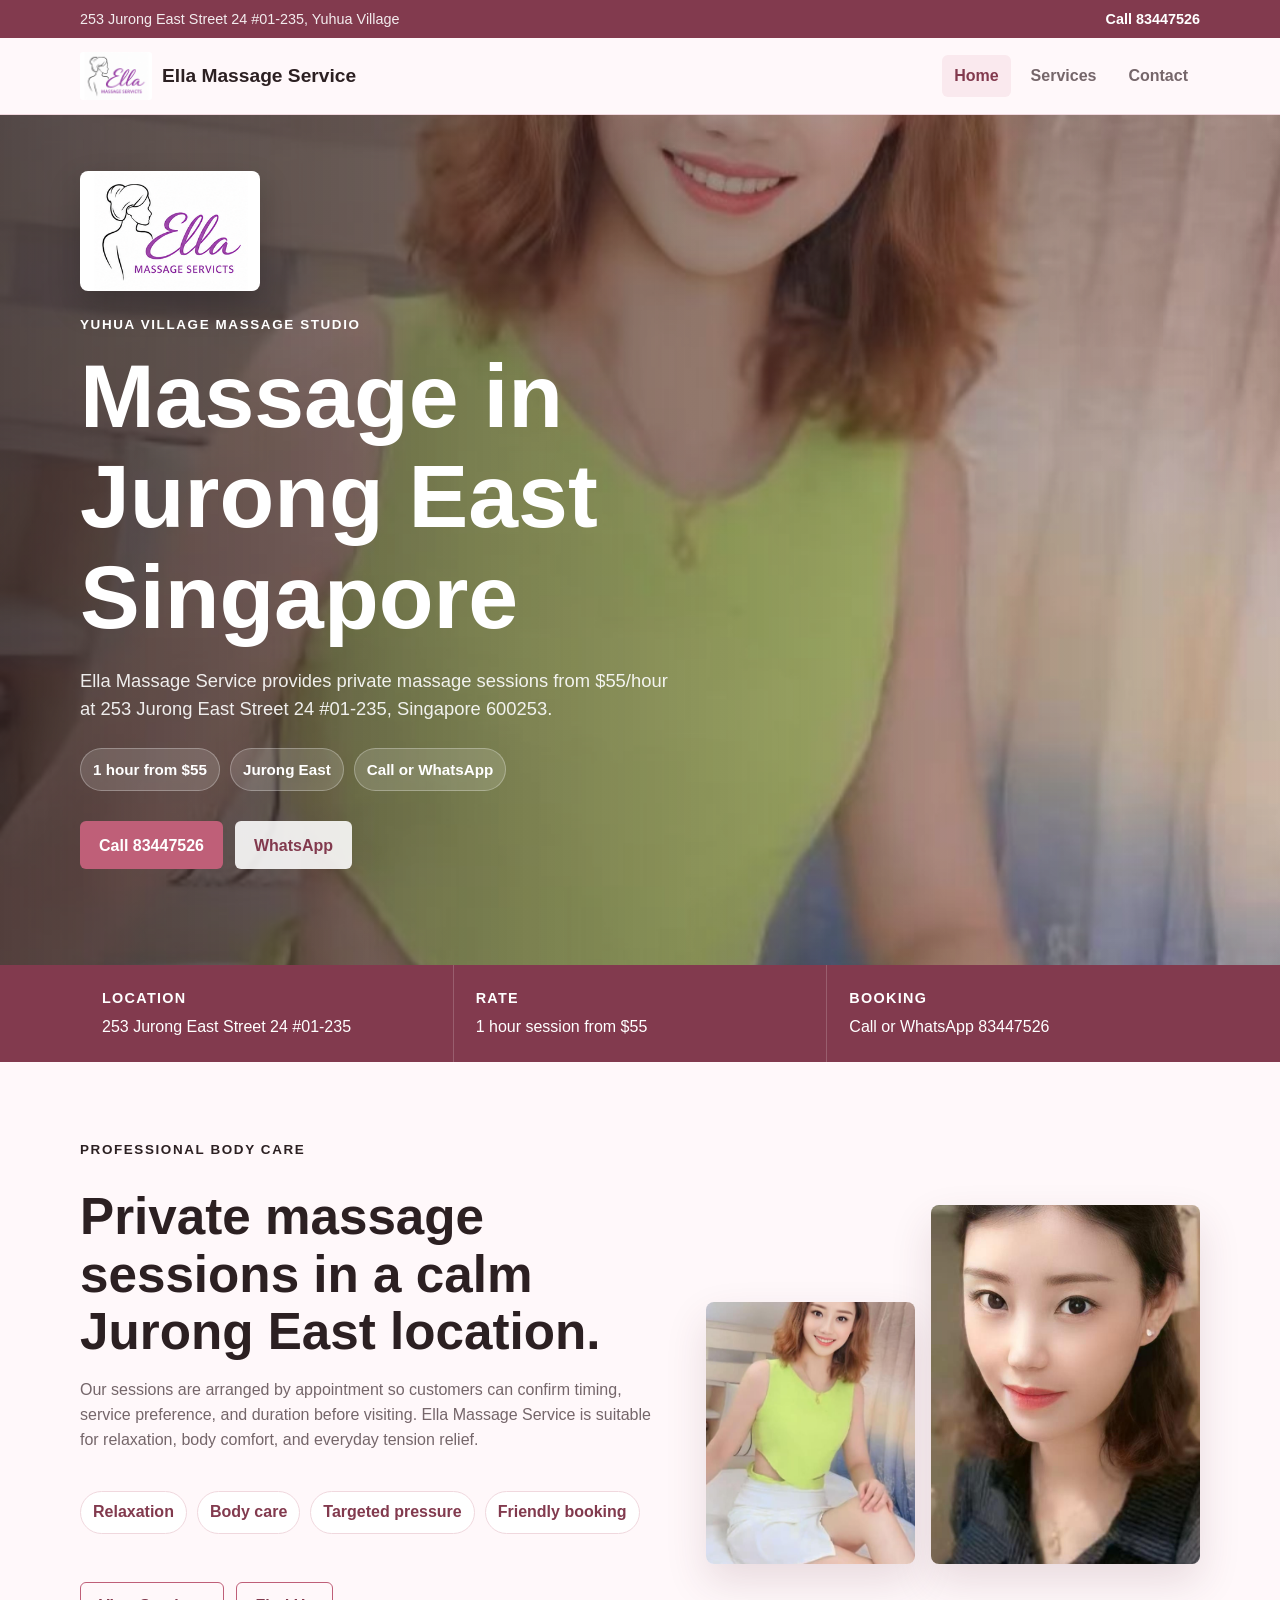
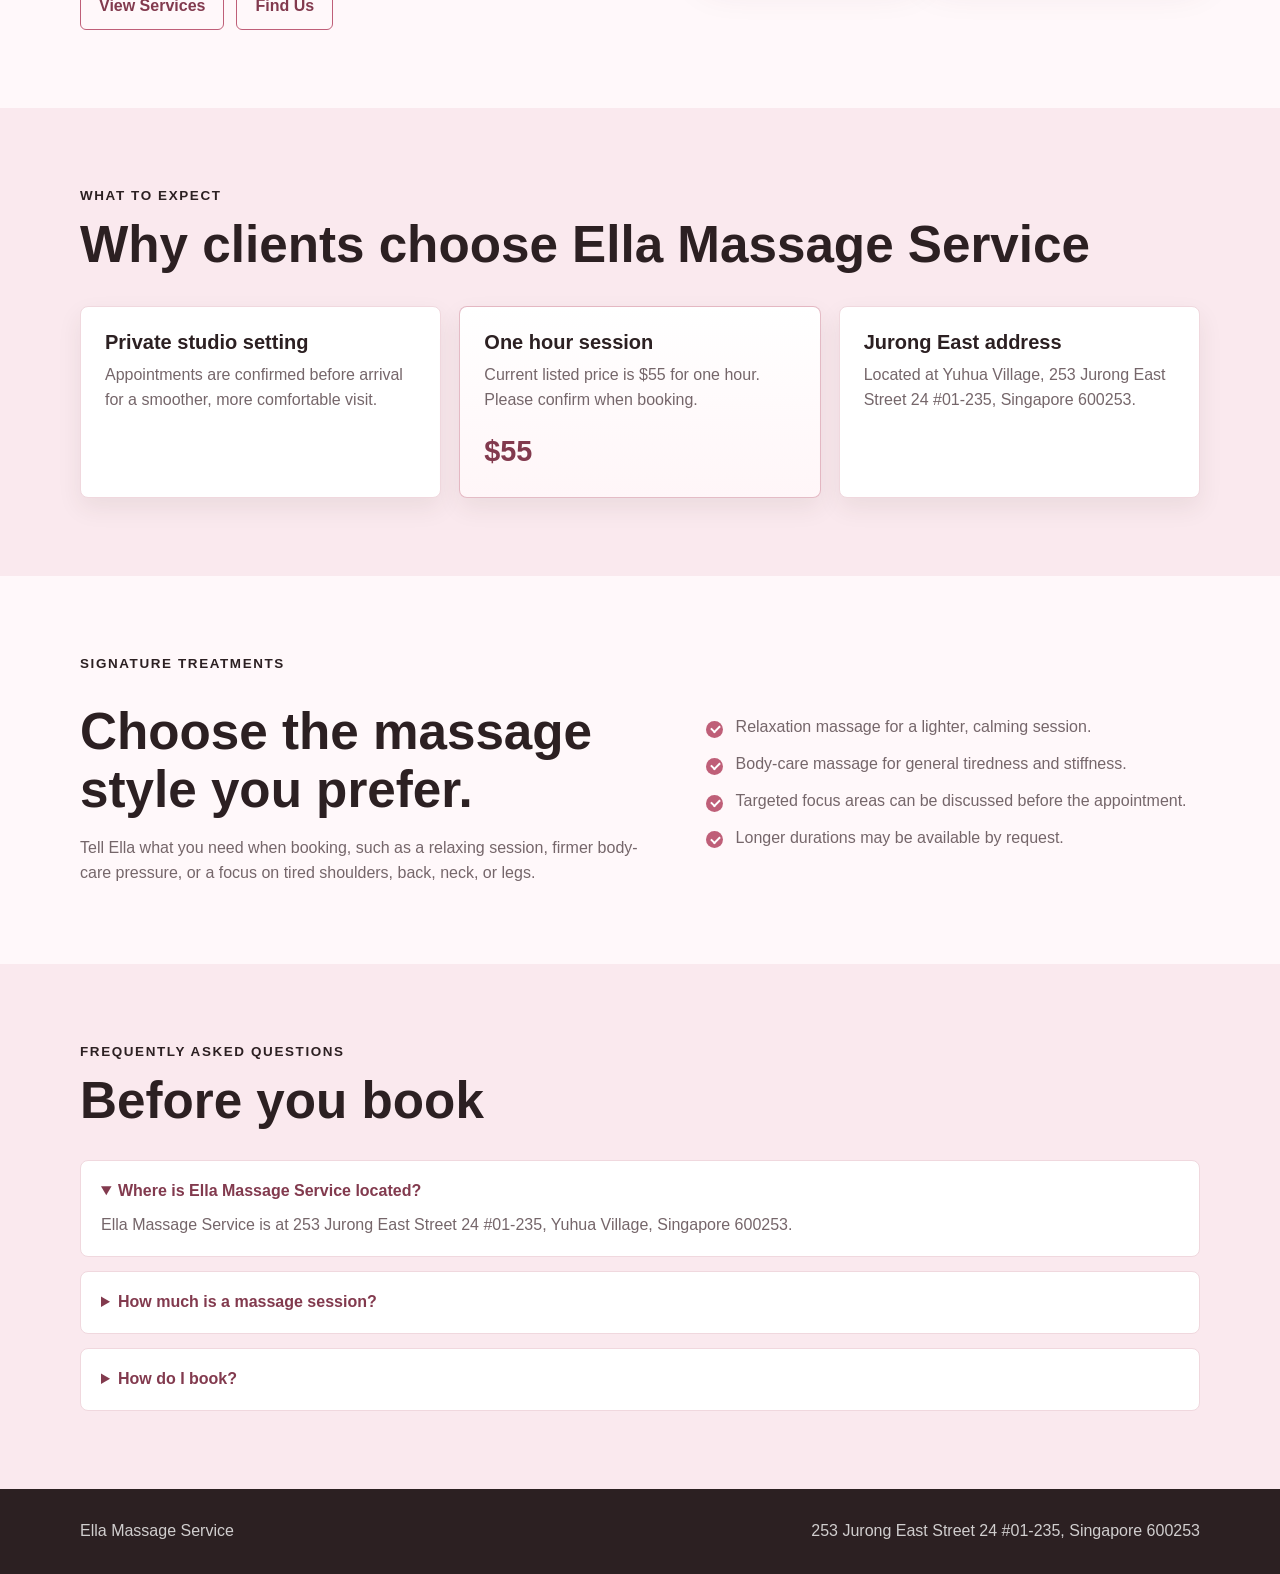
<file: index.html>
<!doctype html>
<html lang="en">
  <head>
    <meta charset="utf-8">
    <meta name="viewport" content="width=device-width, initial-scale=1">
    <meta name="description" content="Ella Massage Service in Yuhua Village, Jurong East. One hour massage from $55. Call or WhatsApp 83447526 to book.">
    <title>Massage in Jurong East | Ella Massage Service</title>
    <link rel="stylesheet" href="styles.css">
  </head>
  <body>
    <header class="site-header">
      <div class="topbar">
        <div class="section-inner">
          <span>253 Jurong East Street 24 #01-235, Yuhua Village</span>
          <a href="tel:+6583447526">Call 83447526</a>
        </div>
      </div>
      <nav class="nav" aria-label="Main navigation">
        <a class="brand" href="index.html"><img class="brand-logo" src="assets/ella-logo.png" alt="Ella Massage Service logo"> Ella Massage Service</a>
        <div class="nav-links">
          <a class="active" href="index.html">Home</a>
          <a href="services.html">Services</a>
          <a href="contact.html">Contact</a>
        </div>
      </nav>
    </header>

    <main>
      <section class="hero">
        <div class="hero-inner">
          <div class="hero-copy">
            <img class="hero-logo" src="assets/ella-logo.png" alt="Ella Massage Service logo">
            <p class="eyebrow">Yuhua Village massage studio</p>
            <h1>Massage in Jurong East Singapore</h1>
            <p class="lead">Ella Massage Service provides private massage sessions from $55/hour at 253 Jurong East Street 24 #01-235, Singapore 600253.</p>
            <div class="hero-badges">
              <span>1 hour from $55</span>
              <span>Jurong East</span>
              <span>Call or WhatsApp</span>
            </div>
            <div class="actions">
              <a class="button primary" href="tel:+6583447526">Call 83447526</a>
              <a class="button secondary" href="https://wa.me/6583447526">WhatsApp</a>
            </div>
          </div>
        </div>
      </section>

      <section class="info-strip" aria-label="Quick details">
        <div class="section-inner">
          <div class="info-item">
            <strong>Location</strong>
            253 Jurong East Street 24 #01-235
          </div>
          <div class="info-item">
            <strong>Rate</strong>
            1 hour session from $55
          </div>
          <div class="info-item">
            <strong>Booking</strong>
            Call or WhatsApp 83447526
          </div>
        </div>
      </section>

      <section class="section">
        <div class="section-inner split">
          <div class="text-flow">
          <p class="eyebrow">Professional body care</p>
          <h2>Private massage sessions in a calm Jurong East location.</h2>
          <p class="muted">Our sessions are arranged by appointment so customers can confirm timing, service preference, and duration before visiting. Ella Massage Service is suitable for relaxation, body comfort, and everyday tension relief.</p>
          <div class="pill-list">
            <span>Relaxation</span>
            <span>Body care</span>
            <span>Targeted pressure</span>
            <span>Friendly booking</span>
          </div>
            <div class="actions">
              <a class="button outline" href="services.html">View Services</a>
              <a class="button outline" href="contact.html">Find Us</a>
            </div>
          </div>
          <div class="photo-pair" aria-label="Ella Massage Services photos">
            <img src="assets/ella-green.jpg" alt="Ella Massage Services portrait">
            <img src="assets/ella-closeup.jpg" alt="Ella Massage Services staff photo">
          </div>
        </div>
      </section>

      <section class="section alt">
        <div class="section-inner">
          <p class="eyebrow">What to expect</p>
          <h2>Why clients choose Ella Massage Service</h2>
          <div class="grid">
            <article class="card">
              <h3>Private studio setting</h3>
              <p>Appointments are confirmed before arrival for a smoother, more comfortable visit.</p>
            </article>
            <article class="card featured">
              <h3>One hour session</h3>
              <p>Current listed price is $55 for one hour. Please confirm when booking.</p>
              <div class="price">$55</div>
            </article>
            <article class="card">
              <h3>Jurong East address</h3>
              <p>Located at Yuhua Village, 253 Jurong East Street 24 #01-235, Singapore 600253.</p>
            </article>
          </div>
        </div>
      </section>

      <section class="section">
        <div class="section-inner split">
          <div class="text-flow">
            <p class="eyebrow">Signature treatments</p>
            <h2>Choose the massage style you prefer.</h2>
            <p class="muted">Tell Ella what you need when booking, such as a relaxing session, firmer body-care pressure, or a focus on tired shoulders, back, neck, or legs.</p>
          </div>
          <ul class="check-list">
            <li>Relaxation massage for a lighter, calming session.</li>
            <li>Body-care massage for general tiredness and stiffness.</li>
            <li>Targeted focus areas can be discussed before the appointment.</li>
            <li>Longer durations may be available by request.</li>
          </ul>
        </div>
      </section>

      <section class="section alt">
        <div class="section-inner">
          <p class="eyebrow">Frequently asked questions</p>
          <h2>Before you book</h2>
          <div class="faq">
            <details open>
              <summary>Where is Ella Massage Service located?</summary>
              <p>Ella Massage Service is at 253 Jurong East Street 24 #01-235, Yuhua Village, Singapore 600253.</p>
            </details>
            <details>
              <summary>How much is a massage session?</summary>
              <p>The listed price is from $55 for a 60-minute session. Please confirm current pricing when booking.</p>
            </details>
            <details>
              <summary>How do I book?</summary>
              <p>Call or WhatsApp 83447526 with your preferred date, time, and massage duration.</p>
            </details>
          </div>
        </div>
      </section>
    </main>

    <footer class="site-footer">
      <div class="section-inner">
        <p>Ella Massage Service</p>
        <p>253 Jurong East Street 24 #01-235, Singapore 600253</p>
      </div>
    </footer>
  </body>
</html>
</file>
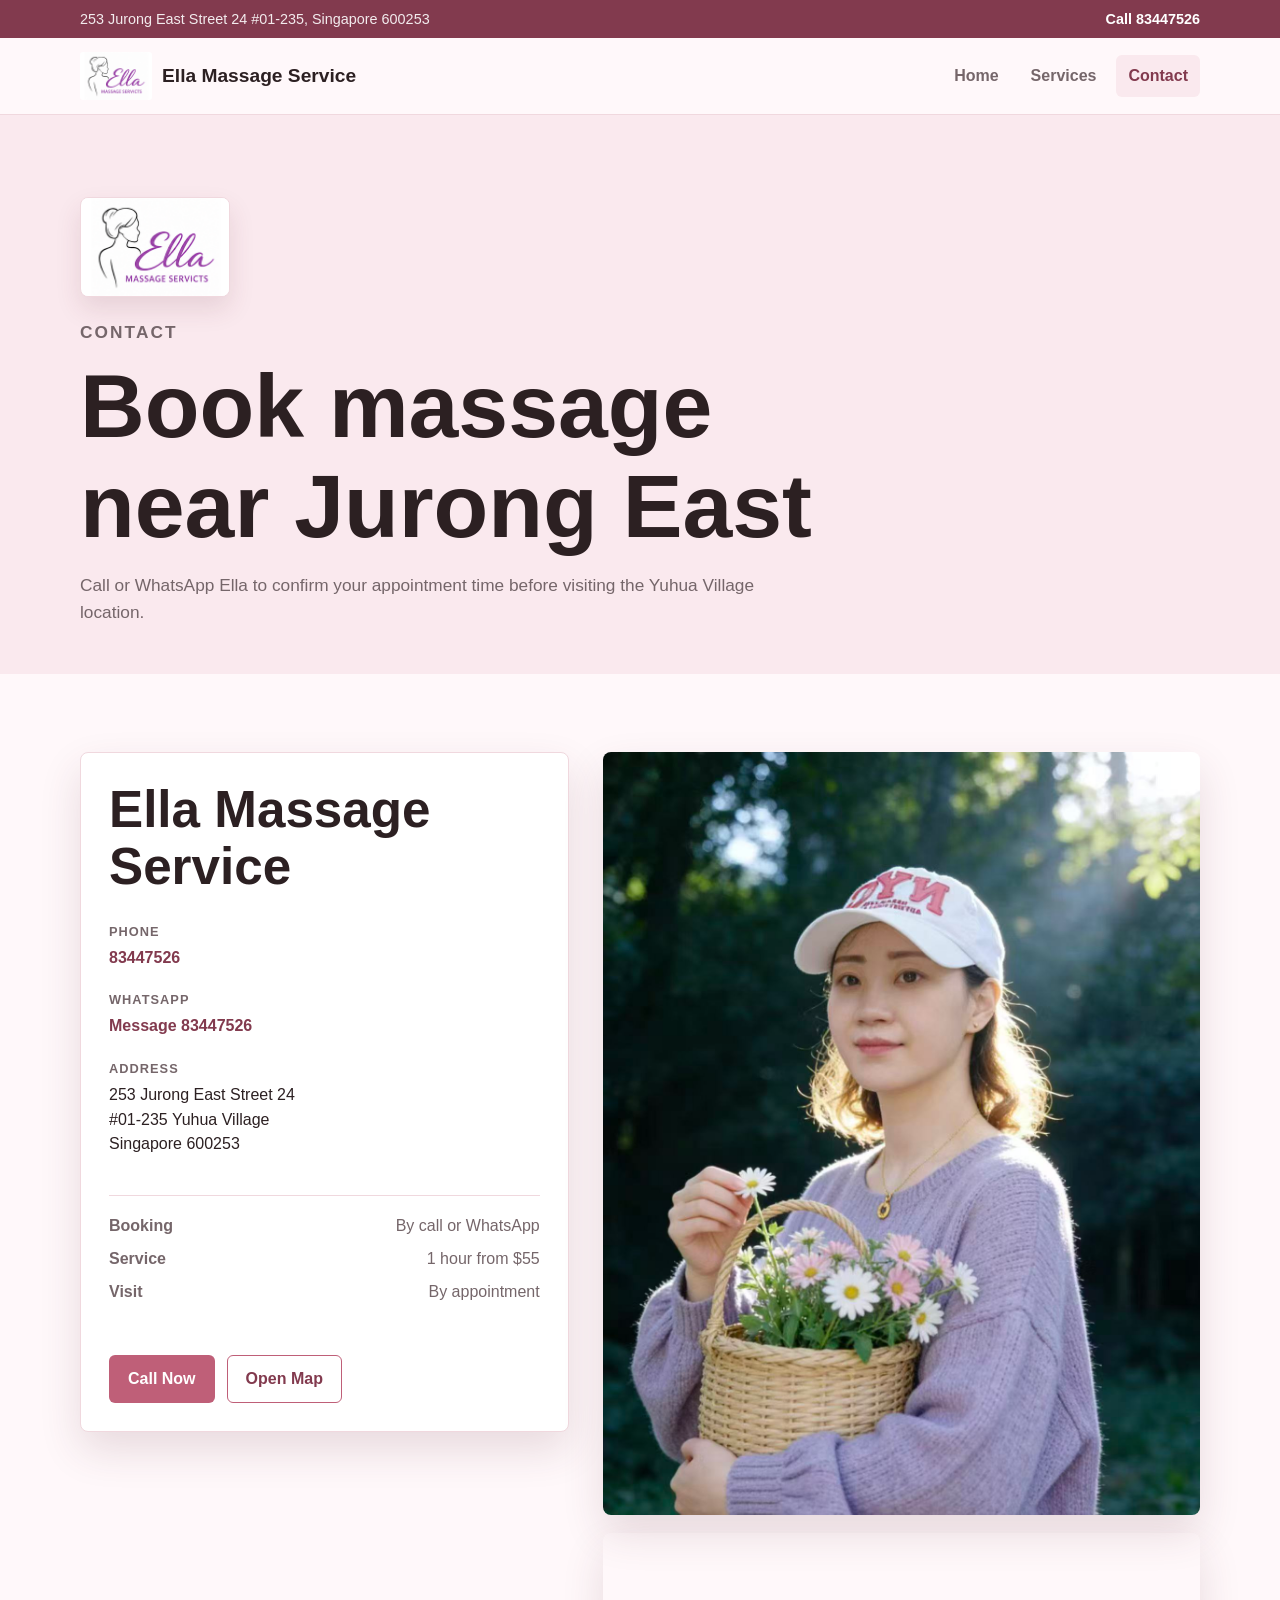
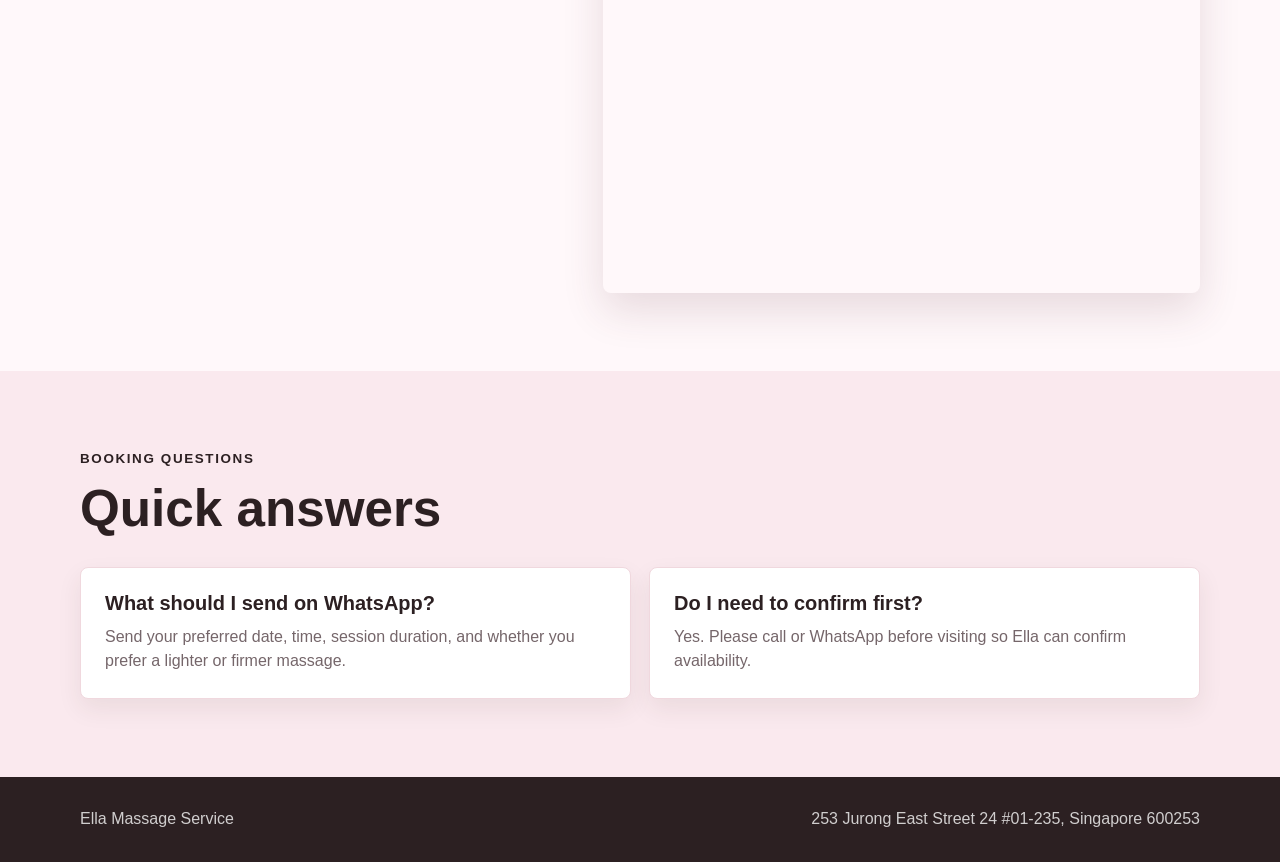
<file: contact.html>
<!doctype html>
<html lang="en">
  <head>
    <meta charset="utf-8">
    <meta name="viewport" content="width=device-width, initial-scale=1">
    <meta name="description" content="Contact Ella Massage Service at 253 Jurong East Street 24 #01-235 Yuhua Village, Singapore 600253. Phone or WhatsApp 83447526.">
    <title>Contact Ella Massage Service | Jurong East</title>
    <link rel="stylesheet" href="styles.css">
  </head>
  <body>
    <header class="site-header">
      <div class="topbar">
        <div class="section-inner">
          <span>253 Jurong East Street 24 #01-235, Singapore 600253</span>
          <a href="tel:+6583447526">Call 83447526</a>
        </div>
      </div>
      <nav class="nav" aria-label="Main navigation">
        <a class="brand" href="index.html"><img class="brand-logo" src="assets/ella-logo.png" alt="Ella Massage Service logo"> Ella Massage Service</a>
        <div class="nav-links">
          <a href="index.html">Home</a>
          <a href="services.html">Services</a>
          <a class="active" href="contact.html">Contact</a>
        </div>
      </nav>
    </header>

    <main>
      <section class="page-hero">
        <div class="section-inner">
          <img class="page-logo" src="assets/ella-logo.png" alt="Ella Massage Service logo">
          <p class="eyebrow">Contact</p>
          <h1>Book massage near Jurong East</h1>
          <p>Call or WhatsApp Ella to confirm your appointment time before visiting the Yuhua Village location.</p>
        </div>
      </section>

      <section class="section">
        <div class="section-inner contact-layout">
          <div class="contact-panel">
            <h2>Ella Massage Service</h2>
            <div class="contact-stack">
              <div class="contact-item">
                <span>Phone</span>
                <a href="tel:+6583447526">83447526</a>
              </div>
              <div class="contact-item">
                <span>WhatsApp</span>
                <a href="https://wa.me/6583447526">Message 83447526</a>
              </div>
              <div class="contact-item">
                <span>Address</span>
                <p>253 Jurong East Street 24<br>#01-235 Yuhua Village<br>Singapore 600253</p>
              </div>
              <div class="hours">
                <div><strong>Booking</strong><span>By call or WhatsApp</span></div>
                <div><strong>Service</strong><span>1 hour from $55</span></div>
                <div><strong>Visit</strong><span>By appointment</span></div>
              </div>
              <div class="actions">
                <a class="button primary" href="tel:+6583447526">Call Now</a>
                <a class="button outline" href="https://www.google.com/maps/search/?api=1&query=253%20Jurong%20East%20Street%2024%20%2301-235%20Yuhua%20Village%20Singapore%20600253">Open Map</a>
              </div>
            </div>
          </div>

          <div class="text-flow">
            <img class="contact-photo" src="assets/ella-portrait-basket.jpg" alt="Ella Massage Services portrait">
            <iframe
              class="map-frame"
              title="Map to Ella Massage Service"
              loading="lazy"
              src="https://www.google.com/maps?q=253%20Jurong%20East%20Street%2024%20%2301-235%20Yuhua%20Village%20Singapore%20600253&output=embed"></iframe>
          </div>
        </div>
      </section>

      <section class="section alt">
        <div class="section-inner">
          <p class="eyebrow">Booking questions</p>
          <h2>Quick answers</h2>
          <div class="two-grid">
            <article class="card">
              <h3>What should I send on WhatsApp?</h3>
              <p>Send your preferred date, time, session duration, and whether you prefer a lighter or firmer massage.</p>
            </article>
            <article class="card">
              <h3>Do I need to confirm first?</h3>
              <p>Yes. Please call or WhatsApp before visiting so Ella can confirm availability.</p>
            </article>
          </div>
        </div>
      </section>
    </main>

    <footer class="site-footer">
      <div class="section-inner">
        <p>Ella Massage Service</p>
        <p>253 Jurong East Street 24 #01-235, Singapore 600253</p>
      </div>
    </footer>
  </body>
</html>
</file>
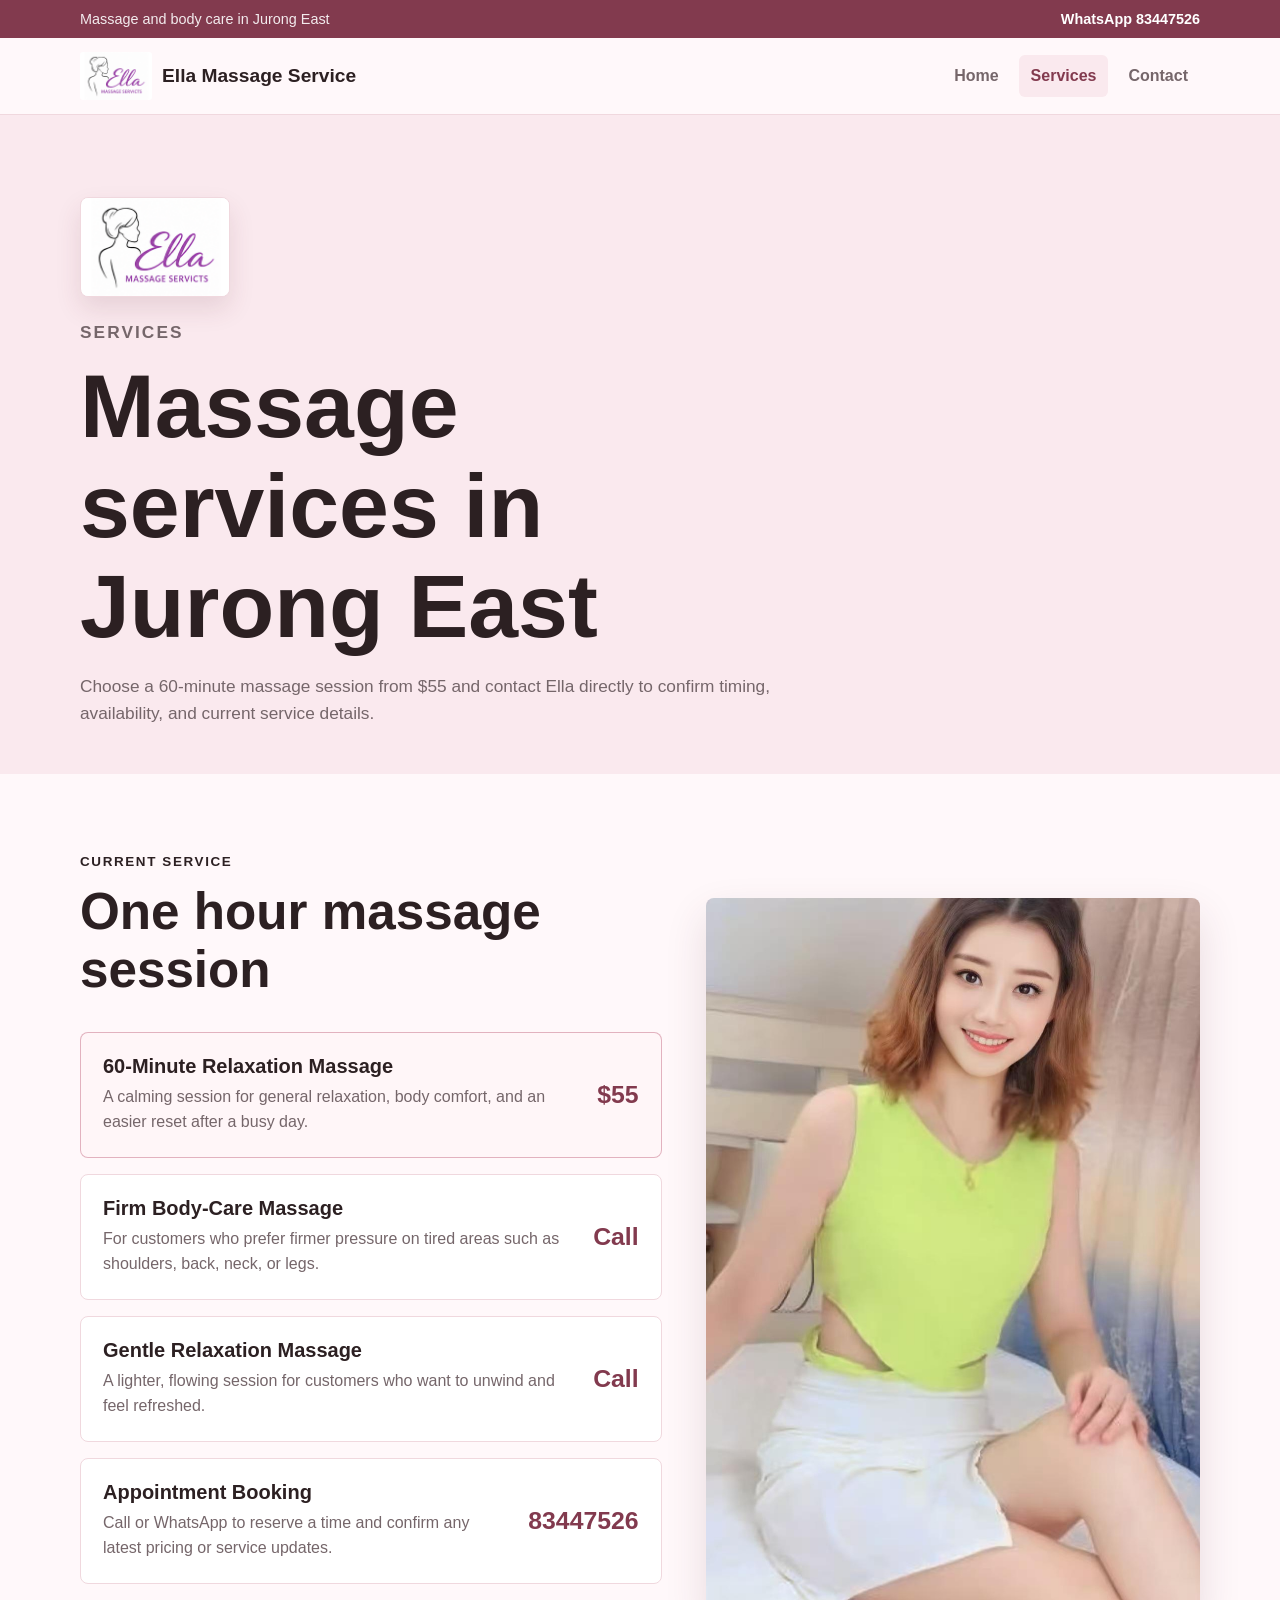
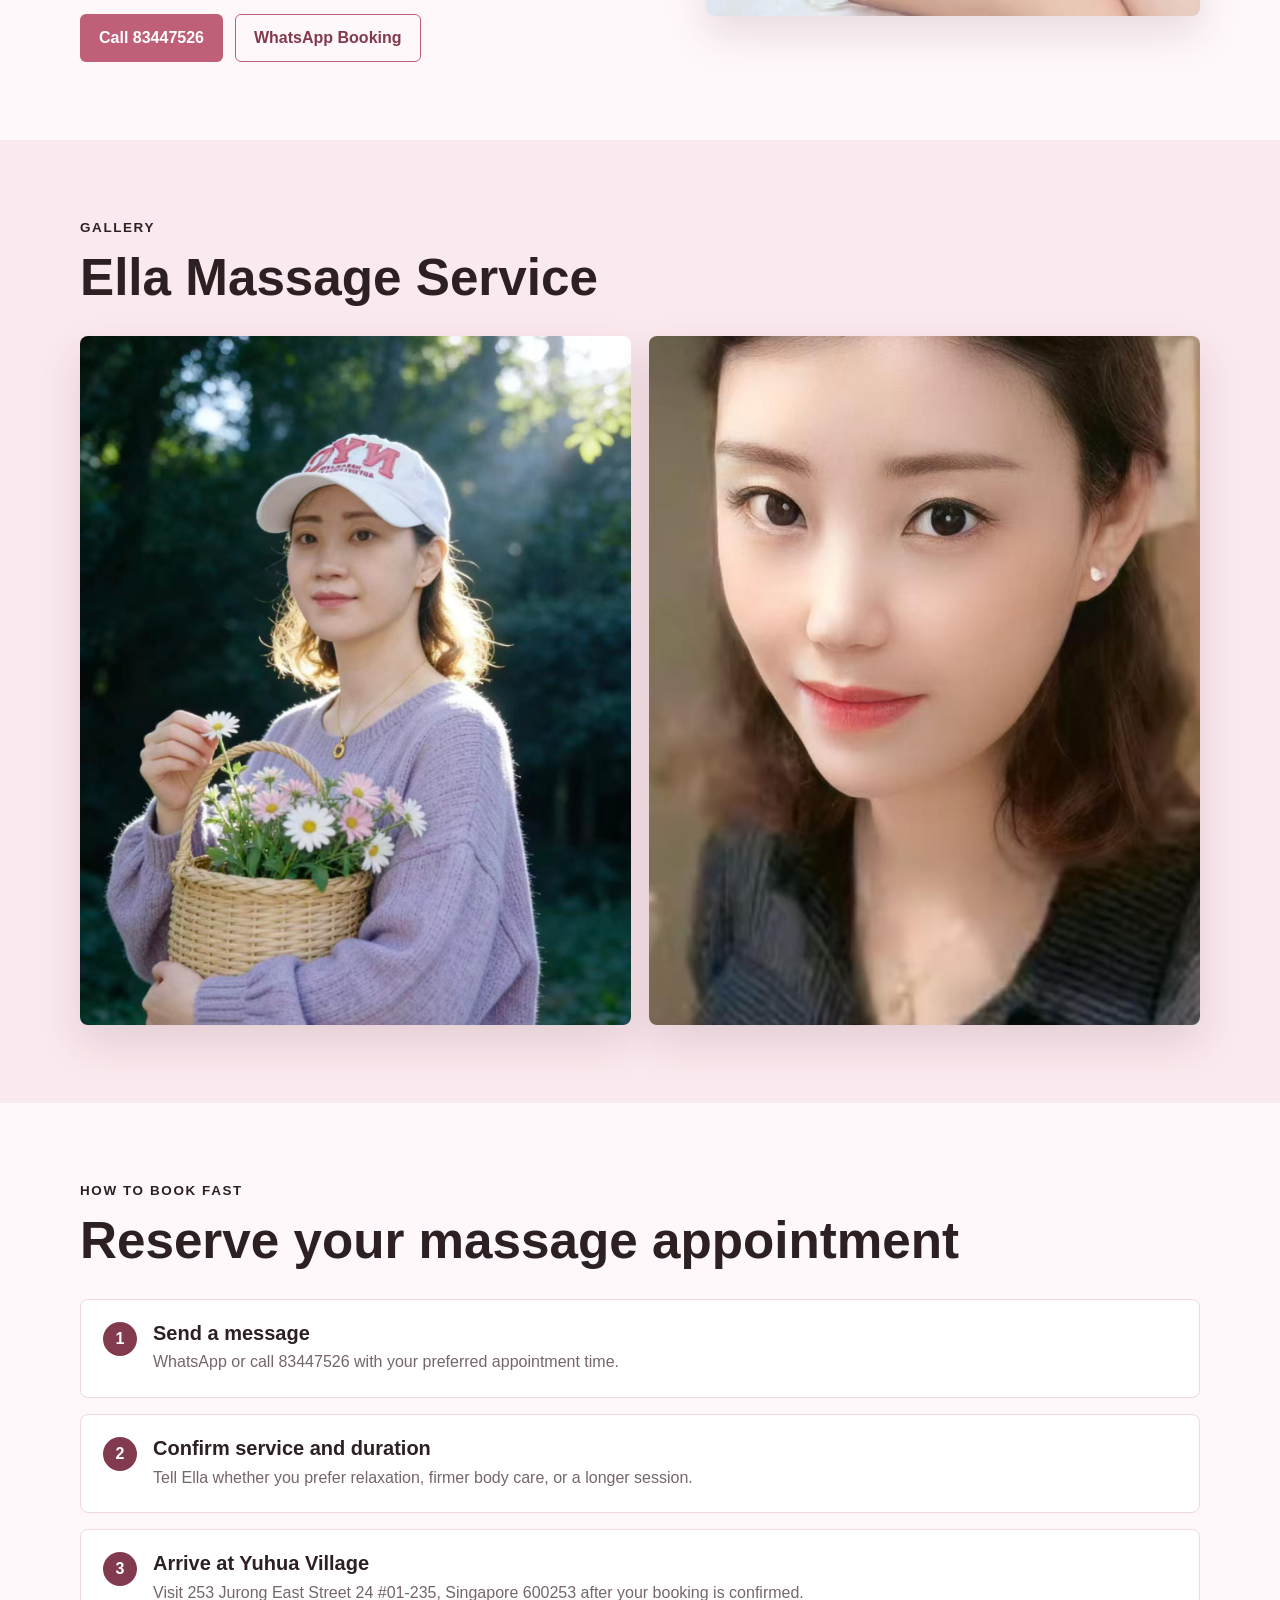
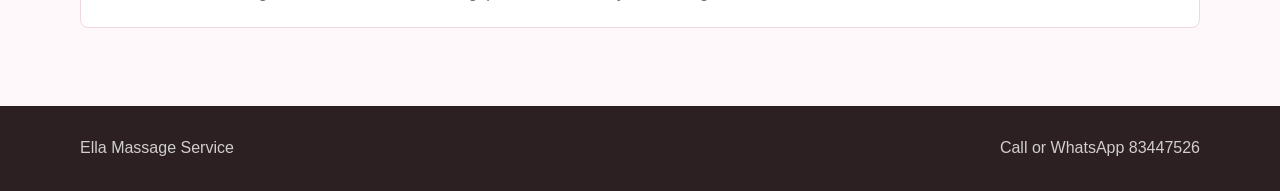
<file: services.html>
<!doctype html>
<html lang="en">
  <head>
    <meta charset="utf-8">
    <meta name="viewport" content="width=device-width, initial-scale=1">
    <meta name="description" content="Massage services in Jurong East from Ella Massage Service. 60-minute sessions from $55. Call or WhatsApp 83447526.">
    <title>Massage Services in Jurong East | Ella Massage Service</title>
    <link rel="stylesheet" href="styles.css">
  </head>
  <body>
    <header class="site-header">
      <div class="topbar">
        <div class="section-inner">
          <span>Massage and body care in Jurong East</span>
          <a href="https://wa.me/6583447526">WhatsApp 83447526</a>
        </div>
      </div>
      <nav class="nav" aria-label="Main navigation">
        <a class="brand" href="index.html"><img class="brand-logo" src="assets/ella-logo.png" alt="Ella Massage Service logo"> Ella Massage Service</a>
        <div class="nav-links">
          <a href="index.html">Home</a>
          <a class="active" href="services.html">Services</a>
          <a href="contact.html">Contact</a>
        </div>
      </nav>
    </header>

    <main>
      <section class="page-hero">
        <div class="section-inner">
          <img class="page-logo" src="assets/ella-logo.png" alt="Ella Massage Service logo">
          <p class="eyebrow">Services</p>
          <h1>Massage services in Jurong East</h1>
          <p>Choose a 60-minute massage session from $55 and contact Ella directly to confirm timing, availability, and current service details.</p>
        </div>
      </section>

      <section class="section">
        <div class="section-inner split">
          <div>
            <p class="eyebrow">Current service</p>
            <h2>One hour massage session</h2>
            <div class="service-list">
              <article class="service-row highlight">
                <div>
                  <h3>60-Minute Relaxation Massage</h3>
                  <p>A calming session for general relaxation, body comfort, and an easier reset after a busy day.</p>
                </div>
                <div class="service-price">$55</div>
              </article>
              <article class="service-row">
                <div>
                  <h3>Firm Body-Care Massage</h3>
                  <p>For customers who prefer firmer pressure on tired areas such as shoulders, back, neck, or legs.</p>
                </div>
                <div class="service-price">Call</div>
              </article>
              <article class="service-row">
                <div>
                  <h3>Gentle Relaxation Massage</h3>
                  <p>A lighter, flowing session for customers who want to unwind and feel refreshed.</p>
                </div>
                <div class="service-price">Call</div>
              </article>
              <article class="service-row">
                <div>
                  <h3>Appointment Booking</h3>
                  <p>Call or WhatsApp to reserve a time and confirm any latest pricing or service updates.</p>
                </div>
                <div class="service-price">83447526</div>
              </article>
            </div>
            <div class="actions">
              <a class="button primary" href="tel:+6583447526">Call 83447526</a>
              <a class="button outline" href="https://wa.me/6583447526">WhatsApp Booking</a>
            </div>
          </div>
          <img class="feature-photo" src="assets/ella-green.jpg" alt="Ella Massage Services portrait">
        </div>
      </section>

      <section class="section alt">
        <div class="section-inner">
          <p class="eyebrow">Gallery</p>
          <h2>Ella Massage Service</h2>
          <div class="gallery">
            <img src="assets/ella-portrait-basket.jpg" alt="Ella portrait with flowers">
            <img src="assets/ella-closeup.jpg" alt="Ella portrait close up">
          </div>
        </div>
      </section>

      <section class="section">
        <div class="section-inner">
          <p class="eyebrow">How to book fast</p>
          <h2>Reserve your massage appointment</h2>
          <div class="steps">
            <article class="step">
              <h3>Send a message</h3>
              <p>WhatsApp or call 83447526 with your preferred appointment time.</p>
            </article>
            <article class="step">
              <h3>Confirm service and duration</h3>
              <p>Tell Ella whether you prefer relaxation, firmer body care, or a longer session.</p>
            </article>
            <article class="step">
              <h3>Arrive at Yuhua Village</h3>
              <p>Visit 253 Jurong East Street 24 #01-235, Singapore 600253 after your booking is confirmed.</p>
            </article>
          </div>
        </div>
      </section>
    </main>

    <footer class="site-footer">
      <div class="section-inner">
        <p>Ella Massage Service</p>
        <p>Call or WhatsApp 83447526</p>
      </div>
    </footer>
  </body>
</html>
</file>
<file: styles.css>
:root {
  --ink: #2c2022;
  --muted: #75666a;
  --line: #f0d8de;
  --paper: #fff8fa;
  --soft: #fae9ee;
  --accent: #bf5f78;
  --accent-dark: #823a4e;
  --sage: #748c73;
  --white: #ffffff;
  --shadow: 0 18px 42px rgba(95, 42, 58, 0.14);
}

* {
  box-sizing: border-box;
}

html {
  scroll-behavior: smooth;
}

body {
  margin: 0;
  color: var(--ink);
  background: var(--paper);
  font-family: Arial, Helvetica, sans-serif;
  line-height: 1.55;
}

img {
  display: block;
  max-width: 100%;
}

a {
  color: inherit;
}

.site-header {
  position: sticky;
  top: 0;
  z-index: 20;
  background: rgba(255, 248, 250, 0.95);
  border-bottom: 1px solid var(--line);
  backdrop-filter: blur(14px);
}

.topbar {
  background: var(--accent-dark);
  color: rgba(255, 255, 255, 0.9);
  font-size: 0.9rem;
}

.topbar .section-inner {
  min-height: 38px;
  display: flex;
  align-items: center;
  justify-content: space-between;
  gap: 12px;
}

.topbar a {
  color: var(--white);
  font-weight: 800;
  text-decoration: none;
}

.nav {
  width: min(1120px, calc(100% - 32px));
  margin: 0 auto;
  min-height: 76px;
  display: flex;
  align-items: center;
  justify-content: space-between;
  gap: 20px;
}

.brand {
  display: inline-flex;
  align-items: center;
  gap: 10px;
  text-decoration: none;
  font-weight: 800;
  letter-spacing: 0;
  font-size: 1.2rem;
}

.brand-logo {
  width: 72px;
  height: 48px;
  object-fit: contain;
  border: 0;
  border-radius: 4px;
  background: var(--white);
}

.nav-links {
  display: flex;
  align-items: center;
  gap: 8px;
}

.nav-links a {
  min-height: 40px;
  padding: 9px 12px;
  border-radius: 6px;
  text-decoration: none;
  color: var(--muted);
  font-weight: 700;
}

.nav-links a:hover,
.nav-links a.active {
  color: var(--accent-dark);
  background: var(--soft);
}

.hero {
  min-height: calc(100vh - 114px);
  display: grid;
  align-items: center;
  background:
    linear-gradient(90deg, rgba(44, 32, 34, 0.76), rgba(44, 32, 34, 0.46) 48%, rgba(44, 32, 34, 0.1)),
    url("assets/ella-green.jpg") center 30% / cover no-repeat;
  color: var(--white);
}

.hero-inner,
.section-inner {
  width: min(1120px, calc(100% - 32px));
  margin: 0 auto;
}

.hero-copy {
  width: min(620px, 100%);
  padding: 56px 0 96px;
}

.hero-logo {
  width: 180px;
  height: 120px;
  margin-bottom: 24px;
  object-fit: contain;
  border: 1px solid rgba(255, 255, 255, 0.5);
  border-radius: 8px;
  background: var(--white);
  box-shadow: 0 14px 32px rgba(0, 0, 0, 0.22);
}

.page-logo {
  width: 150px;
  height: 100px;
  margin-bottom: 22px;
  object-fit: contain;
  border: 1px solid var(--line);
  border-radius: 8px;
  background: var(--white);
  box-shadow: 0 12px 26px rgba(95, 42, 58, 0.12);
}

.eyebrow {
  margin: 0 0 10px;
  font-size: 0.84rem;
  font-weight: 800;
  letter-spacing: 0.12em;
  text-transform: uppercase;
}

h1,
h2,
h3 {
  margin: 0;
  line-height: 1.12;
  letter-spacing: 0;
}

h1 {
  font-size: clamp(2.6rem, 7vw, 5.8rem);
  max-width: 760px;
}

h2 {
  font-size: clamp(2rem, 4vw, 3.2rem);
}

h3 {
  font-size: 1.25rem;
}

p {
  margin: 0;
}

.lead {
  margin-top: 20px;
  max-width: 590px;
  font-size: 1.15rem;
  color: rgba(255, 255, 255, 0.9);
}

.hero-badges {
  display: flex;
  flex-wrap: wrap;
  gap: 10px;
  margin-top: 24px;
}

.hero-badges span {
  padding: 9px 12px;
  border: 1px solid rgba(255, 255, 255, 0.28);
  border-radius: 999px;
  background: rgba(255, 255, 255, 0.14);
  font-size: 0.95rem;
  font-weight: 800;
}

.actions {
  display: flex;
  flex-wrap: wrap;
  gap: 12px;
  margin-top: 30px;
}

.button {
  min-height: 48px;
  display: inline-flex;
  align-items: center;
  justify-content: center;
  gap: 8px;
  padding: 12px 18px;
  border: 1px solid transparent;
  border-radius: 6px;
  text-decoration: none;
  font-weight: 800;
  line-height: 1.1;
}

.button.primary {
  background: var(--accent);
  color: var(--white);
}

.button.primary:hover {
  background: var(--accent-dark);
}

.button.secondary {
  background: rgba(255, 255, 255, 0.88);
  color: var(--accent-dark);
}

.button.outline {
  background: transparent;
  border-color: var(--accent);
  color: var(--accent-dark);
}

.button.outline:hover {
  background: var(--soft);
}

.info-strip {
  background: var(--accent-dark);
  color: var(--white);
}

.info-strip .section-inner {
  display: grid;
  grid-template-columns: repeat(3, 1fr);
  gap: 1px;
  background: rgba(255, 255, 255, 0.18);
}

.info-item {
  padding: 22px;
  background: var(--accent-dark);
}

.info-item strong {
  display: block;
  margin-bottom: 5px;
  font-size: 0.9rem;
  text-transform: uppercase;
  letter-spacing: 0.09em;
}

.section {
  padding: 78px 0;
}

.section.alt {
  background: var(--soft);
}

.split {
  display: grid;
  grid-template-columns: 1fr 0.85fr;
  align-items: center;
  gap: 44px;
}

.text-flow {
  display: grid;
  gap: 18px;
}

.muted {
  color: var(--muted);
}

.photo-pair {
  display: grid;
  grid-template-columns: 0.78fr 1fr;
  gap: 16px;
  align-items: end;
}

.photo-pair img,
.feature-photo,
.gallery img,
.contact-photo {
  width: 100%;
  object-fit: cover;
  border-radius: 8px;
  box-shadow: var(--shadow);
}

.photo-pair img:first-child {
  aspect-ratio: 4 / 5;
}

.photo-pair img:last-child {
  aspect-ratio: 3 / 4;
}

.grid {
  display: grid;
  grid-template-columns: repeat(3, 1fr);
  gap: 18px;
  margin-top: 32px;
}

.two-grid {
  display: grid;
  grid-template-columns: 1fr 1fr;
  gap: 18px;
  margin-top: 30px;
}

.card {
  background: var(--white);
  border: 1px solid var(--line);
  border-radius: 8px;
  padding: 24px;
  box-shadow: 0 10px 24px rgba(63, 45, 32, 0.08);
}

.card.featured {
  border-color: rgba(191, 95, 120, 0.42);
  background: linear-gradient(180deg, #ffffff, #fff6f8);
}

.card p {
  margin-top: 10px;
  color: var(--muted);
}

.price {
  margin-top: 16px;
  color: var(--accent-dark);
  font-size: 1.8rem;
  font-weight: 900;
}

.pill-list {
  display: flex;
  flex-wrap: wrap;
  gap: 10px;
  margin-top: 20px;
}

.pill-list span {
  padding: 8px 12px;
  border: 1px solid var(--line);
  border-radius: 999px;
  background: var(--white);
  color: var(--accent-dark);
  font-weight: 800;
}

.check-list {
  display: grid;
  gap: 12px;
  margin: 26px 0 0;
  padding: 0;
  list-style: none;
}

.check-list li {
  position: relative;
  padding-left: 30px;
  color: var(--muted);
}

.check-list li::before {
  content: "";
  position: absolute;
  left: 0;
  top: 0.35em;
  width: 17px;
  height: 17px;
  border-radius: 50%;
  background: var(--accent);
}

.check-list li::after {
  content: "";
  position: absolute;
  left: 5px;
  top: 0.62em;
  width: 7px;
  height: 4px;
  border-left: 2px solid var(--white);
  border-bottom: 2px solid var(--white);
  transform: rotate(-45deg);
}

.steps {
  counter-reset: booking;
  display: grid;
  gap: 16px;
  margin-top: 30px;
}

.step {
  position: relative;
  padding: 22px 22px 22px 72px;
  background: var(--white);
  border: 1px solid var(--line);
  border-radius: 8px;
}

.step::before {
  counter-increment: booking;
  content: counter(booking);
  position: absolute;
  left: 22px;
  top: 22px;
  width: 34px;
  height: 34px;
  display: grid;
  place-items: center;
  border-radius: 50%;
  background: var(--accent-dark);
  color: var(--white);
  font-weight: 900;
}

.step p {
  margin-top: 6px;
  color: var(--muted);
}

.faq {
  display: grid;
  gap: 14px;
  margin-top: 30px;
}

.faq details {
  background: var(--white);
  border: 1px solid var(--line);
  border-radius: 8px;
  padding: 18px 20px;
}

.faq summary {
  cursor: pointer;
  color: var(--accent-dark);
  font-weight: 900;
}

.faq p {
  margin-top: 10px;
  color: var(--muted);
}

.page-hero {
  padding: 82px 0 48px;
  background: var(--soft);
}

.page-hero p {
  max-width: 720px;
  margin-top: 16px;
  color: var(--muted);
  font-size: 1.08rem;
}

.service-list {
  display: grid;
  gap: 16px;
  margin-top: 34px;
}

.service-row {
  display: grid;
  grid-template-columns: 1fr auto;
  gap: 18px;
  align-items: center;
  padding: 22px;
  background: var(--white);
  border: 1px solid var(--line);
  border-radius: 8px;
}

.service-row.highlight {
  border-color: rgba(191, 95, 120, 0.45);
  background: #fff6f8;
}

.service-row p {
  margin-top: 8px;
  color: var(--muted);
}

.service-price {
  color: var(--accent-dark);
  font-size: 1.55rem;
  font-weight: 900;
  white-space: nowrap;
}

.gallery {
  display: grid;
  grid-template-columns: 1fr 1fr;
  gap: 18px;
  margin-top: 30px;
}

.gallery img {
  aspect-ratio: 4 / 5;
}

.contact-layout {
  display: grid;
  grid-template-columns: 0.9fr 1.1fr;
  gap: 34px;
  align-items: start;
}

.contact-panel {
  background: var(--white);
  border: 1px solid var(--line);
  border-radius: 8px;
  padding: 28px;
  box-shadow: var(--shadow);
}

.hours {
  display: grid;
  gap: 8px;
  margin-top: 18px;
  padding-top: 18px;
  border-top: 1px solid var(--line);
  color: var(--muted);
}

.hours div {
  display: flex;
  justify-content: space-between;
  gap: 16px;
}

.contact-stack {
  display: grid;
  gap: 20px;
  margin-top: 26px;
}

.contact-item span {
  display: block;
  margin-bottom: 4px;
  color: var(--muted);
  font-weight: 800;
  text-transform: uppercase;
  letter-spacing: 0.08em;
  font-size: 0.8rem;
}

.contact-item a {
  color: var(--accent-dark);
  font-weight: 900;
  text-decoration: none;
}

.map-box {
  min-height: 320px;
  display: grid;
  place-items: center;
  padding: 28px;
  background: var(--soft);
  border: 1px solid var(--line);
  border-radius: 8px;
  text-align: center;
}

.map-frame {
  width: 100%;
  min-height: 360px;
  border: 0;
  border-radius: 8px;
  box-shadow: var(--shadow);
}

.map-box p {
  max-width: 440px;
  color: var(--muted);
}

.site-footer {
  padding: 30px 0;
  background: var(--ink);
  color: rgba(255, 255, 255, 0.78);
}

.site-footer .section-inner {
  display: flex;
  flex-wrap: wrap;
  justify-content: space-between;
  gap: 16px;
}

@media (max-width: 820px) {
  .topbar .section-inner {
    align-items: flex-start;
    flex-direction: column;
    padding: 10px 0;
  }

  .nav {
    min-height: auto;
    padding: 14px 0;
    align-items: flex-start;
    flex-direction: column;
  }

  .nav-links {
    width: 100%;
    justify-content: space-between;
  }

  .brand-logo {
    width: 68px;
    height: 45px;
  }

  .nav-links a {
    padding-inline: 8px;
    font-size: 0.95rem;
  }

  .hero {
    min-height: 720px;
    background:
      linear-gradient(180deg, rgba(44, 32, 34, 0.16), rgba(44, 32, 34, 0.82)),
      url("assets/ella-green.jpg") center top / cover no-repeat;
    align-items: end;
  }

  .split,
  .grid,
  .two-grid,
  .gallery,
  .contact-layout,
  .info-strip .section-inner {
    grid-template-columns: 1fr;
  }

  .service-row {
    grid-template-columns: 1fr;
  }

  .section {
    padding: 58px 0;
  }
}

@media (max-width: 520px) {
  .hero-copy {
    padding-bottom: 56px;
  }

  .actions,
  .button {
    width: 100%;
  }

  .photo-pair {
    grid-template-columns: 1fr;
  }

  .contact-panel {
    padding: 22px;
  }
}
</file>
